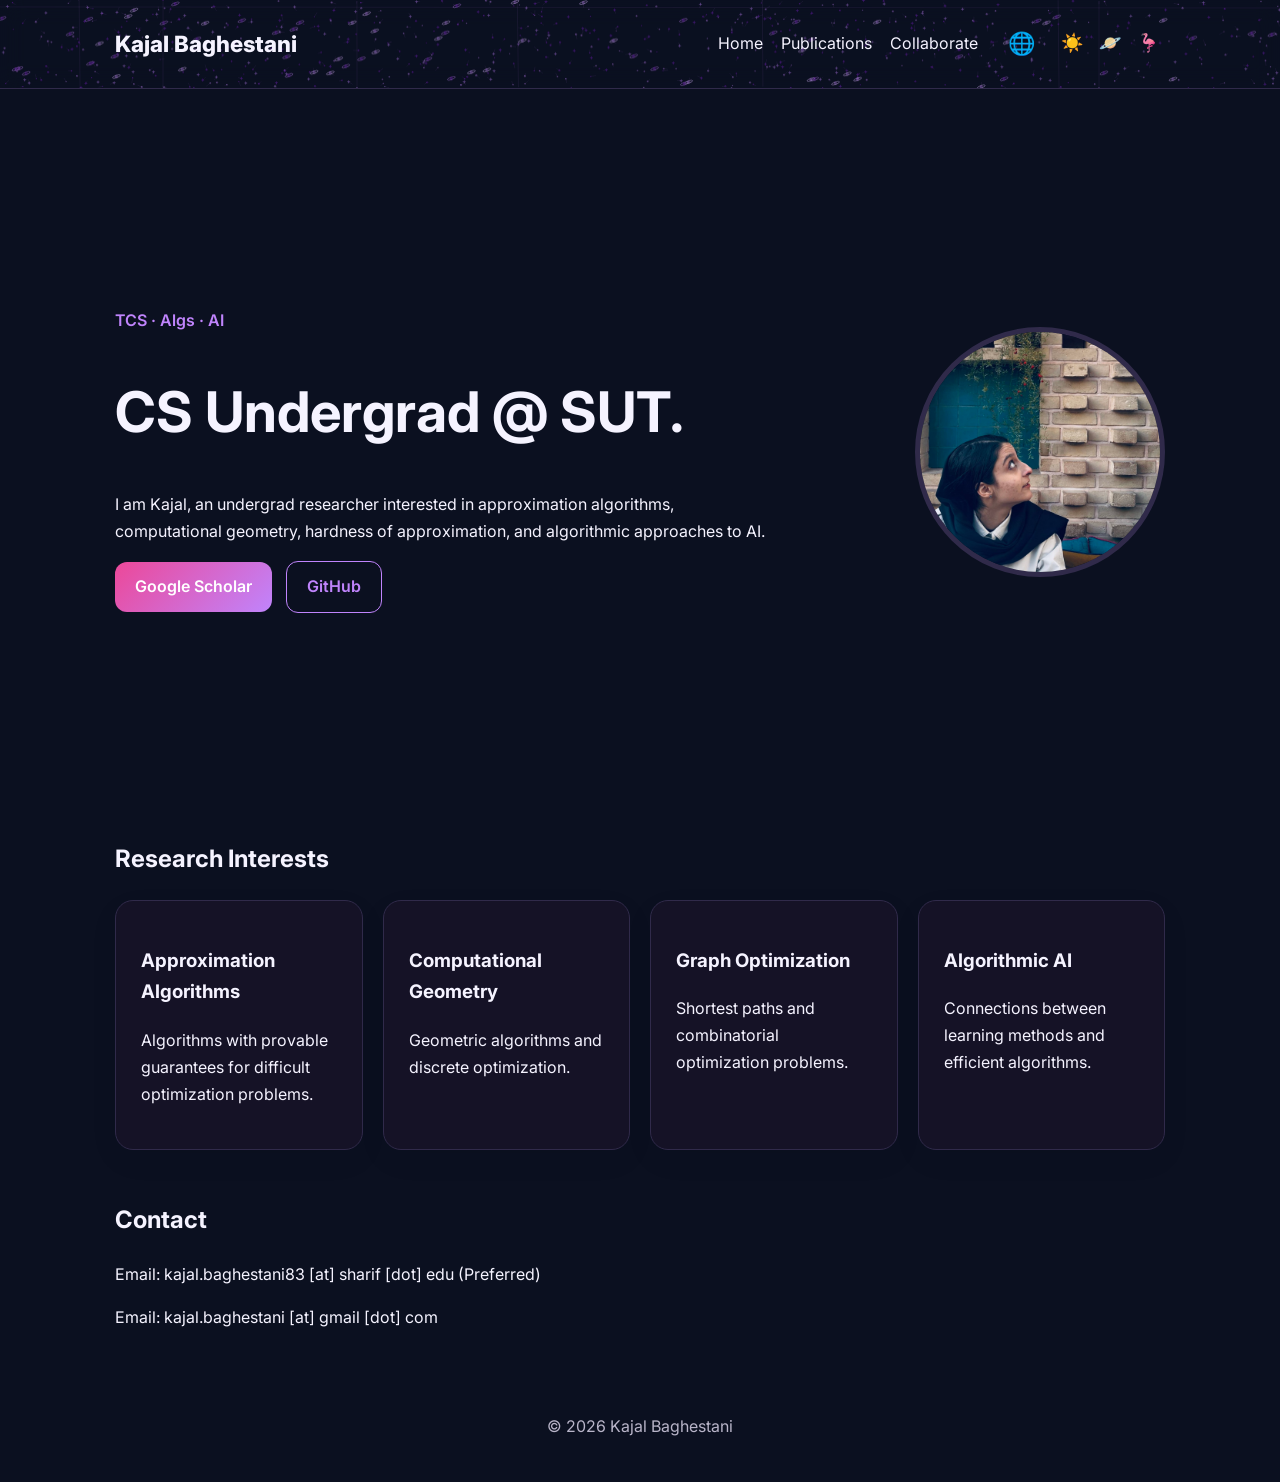
<file: index.html>
<!DOCTYPE html>
<html lang="en">
<head>
<meta charset="UTF-8">
<meta name="viewport" content="width=device-width, initial-scale=1.0">
<title>Kajal Baghestani | Research</title>
<link rel="stylesheet" href="css/style.css">
</head>
<body>

<div id="site-header"></div>

<main class="container">

<section class="hero">
<div class="hero-text">
<p class="tag">TCS · Algs · AI</p>
<h1>CS Undergrad @ SUT.</h1>

<p>
I am Kajal, an undergrad researcher interested in approximation algorithms,
computational geometry, hardness of approximation, and algorithmic approaches to AI.
</p>

<div class="buttons">
<a class="button" href="https://scholar.google.com/citations?user=HoriNywAAAAJ&hl=en" target="_blank"><span class="notranslate" translate="no">Google Scholar</span></a>
<a
  class="button secondary"
  href="https://github.com/KB-83"
  target="_blank"
  rel="noopener noreferrer"
>
  <span class="notranslate" translate="no">GitHub</span>
</a>
</div>

</div>

<img class="profile" src="images/profile.jpg" alt="Kajal Baghestani">
</section>

<section>
<h2>Research Interests</h2>
<div class="grid">
<div class="card"><h3>Approximation Algorithms</h3><p>Algorithms with provable guarantees for difficult optimization problems.</p></div>
<div class="card"><h3>Computational Geometry</h3><p>Geometric algorithms and discrete optimization.</p></div>
<div class="card"><h3>Graph Optimization</h3><p>Shortest paths and combinatorial optimization problems.</p></div>
<div class="card"><h3>Algorithmic AI</h3><p>Connections between learning methods and efficient algorithms.</p></div>
</div>
</section>



<section class="contact">
<h2>Contact</h2>
<p>Email: kajal.baghestani83 [at] sharif [dot] edu (Preferred)</p>
<p>Email: kajal.baghestani [at] gmail [dot] com</p>
</section>

</main>

<div id="site-footer"></div>


<script src="js/script.js"></script>
<script src="js/components.js"></script>
<div id="google_translate_element" style="display:none"></div>
<script src="https://translate.google.com/translate_a/element.js?cb=googleTranslateElementInit"></script>
</body>
</html>
</file>
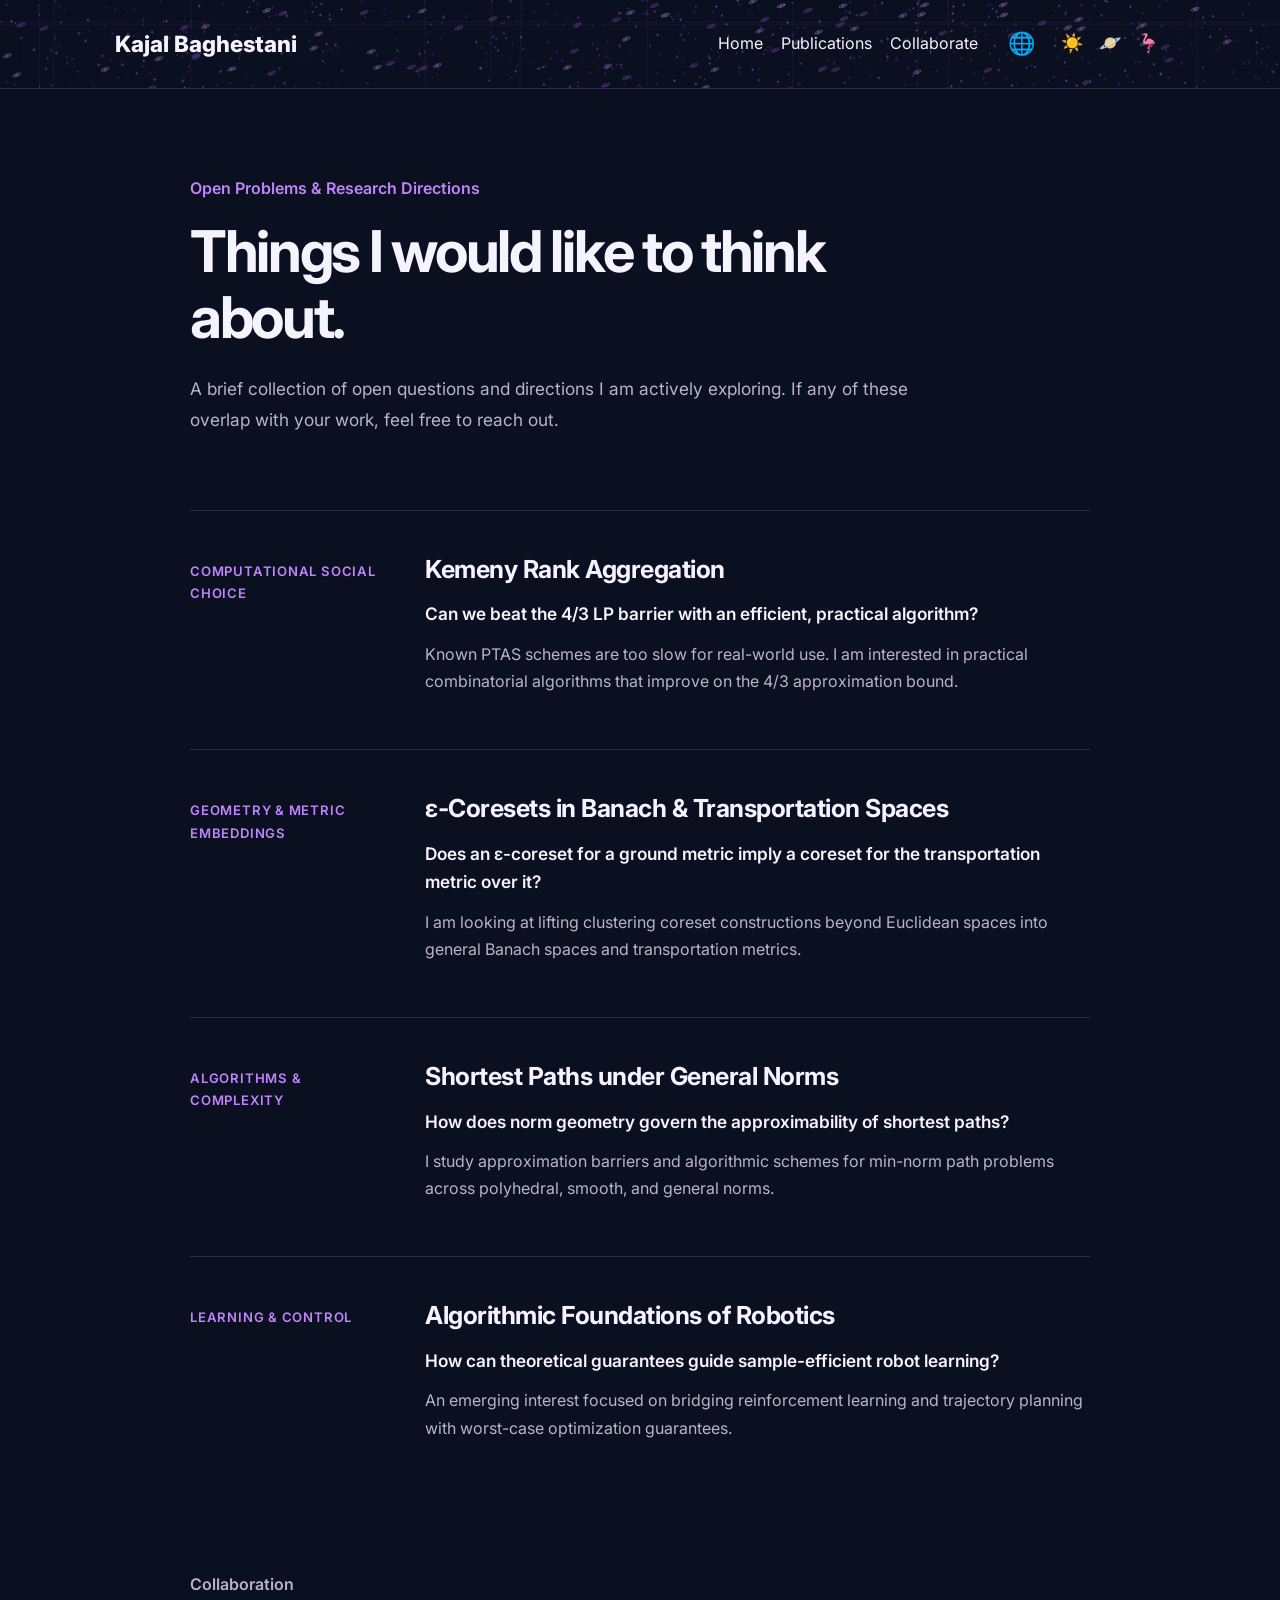
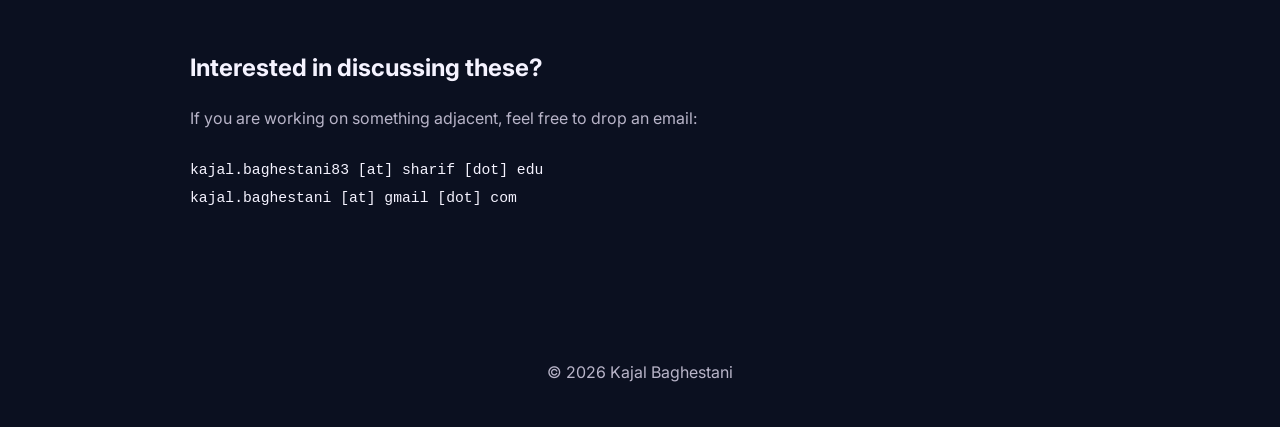
<file: collaborate.html>
<!DOCTYPE html>
<html lang="en">

<head>
    <meta charset="UTF-8">
    <meta name="viewport" content="width=device-width, initial-scale=1.0">
    <title>Collaborate | Kajal Baghestani</title>
    <link rel="stylesheet" href="css/style.css">
</head>

<body>

    <!-- Shared Header -->
    <div id="site-header"></div>

    <main class="container collaborate-page">

        <!-- Intro -->
        <section class="collab-header">
            <p class="tag">Open Problems & Research Directions</p>
            <h1>Things I would like to think about.</h1>
            <p class="collab-intro">
                A brief collection of open questions and directions I am actively exploring. 
                If any of these overlap with your work, feel free to reach out.
            </p>
        </section>

        <!-- Kemeny Rank Aggregation -->
        <section class="research-direction">
            <div class="direction-meta">Computational Social Choice</div>
            <div class="direction-body">
                <h2 class="notranslate" translate="no">Kemeny Rank Aggregation</h2>
                <p class="direction-question">
                    Can we beat the <span class="notranslate" translate="no">4/3</span> LP barrier with an efficient, practical algorithm?
                </p>
                <p>
                    Known PTAS schemes are too slow for real-world use. I am interested in practical combinatorial algorithms that improve on the <span class="notranslate" translate="no">4/3</span> approximation bound.
                </p>
            </div>
        </section>

        <!-- Coresets -->
        <section class="research-direction">
            <div class="direction-meta">Geometry & Metric Embeddings</div>
            <div class="direction-body">
                <h2>
                    <span class="notranslate" translate="no">ε-Coresets</span> in Banach & Transportation Spaces
                </h2>
                <p class="direction-question">
                    Does an <span class="notranslate" translate="no">ε-coreset</span> for a ground metric imply a coreset for the transportation metric over it?
                </p>
                <p>
                    I am looking at lifting clustering coreset constructions beyond Euclidean spaces into general Banach spaces and transportation metrics.
                </p>
            </div>
        </section>

        <!-- Shortest Paths -->
        <section class="research-direction">
            <div class="direction-meta">Algorithms & Complexity</div>
            <div class="direction-body">
                <h2>Shortest Paths under General Norms</h2>
                <p class="direction-question">
                    How does norm geometry govern the approximability of shortest paths?
                </p>
                <p>
                    I study approximation barriers and algorithmic schemes for min-norm path problems across polyhedral, smooth, and general norms.
                </p>
            </div>
        </section>

        <!-- Robotics -->
        <section class="research-direction">
            <div class="direction-meta">Learning & Control</div>
            <div class="direction-body">
                <h2>Algorithmic Foundations of Robotics</h2>
                <p class="direction-question">
                    How can theoretical guarantees guide sample-efficient robot learning?
                </p>
                <p>
                    An emerging interest focused on bridging reinforcement learning and trajectory planning with worst-case optimization guarantees.
                </p>
            </div>
        </section>

        <!-- Contact -->
        <section class="collab-end">
            <p class="tag">Collaboration</p>
            <h2>Interested in discussing these?</h2>
            <p>
                If you are working on something adjacent, feel free to drop an email:
            </p>
            <p class="contact-lines">
                kajal.baghestani83 [at] sharif [dot] edu
                <br>
                kajal.baghestani [at] gmail [dot] com
            </p>
        </section>

    </main>

    <!-- Shared Footer -->
    <div id="site-footer"></div>

    <!-- Hidden Google Translate element -->
    <div id="google_translate_element" style="display:none;"></div>

    <!-- Website scripts -->
    <script src="js/script.js"></script>
    <script src="js/components.js"></script>

    <!-- Google Translate -->
    <script src="//translate.google.com/translate_a/element.js?cb=googleTranslateElementInit"></script>

</body>
</html>
</file>
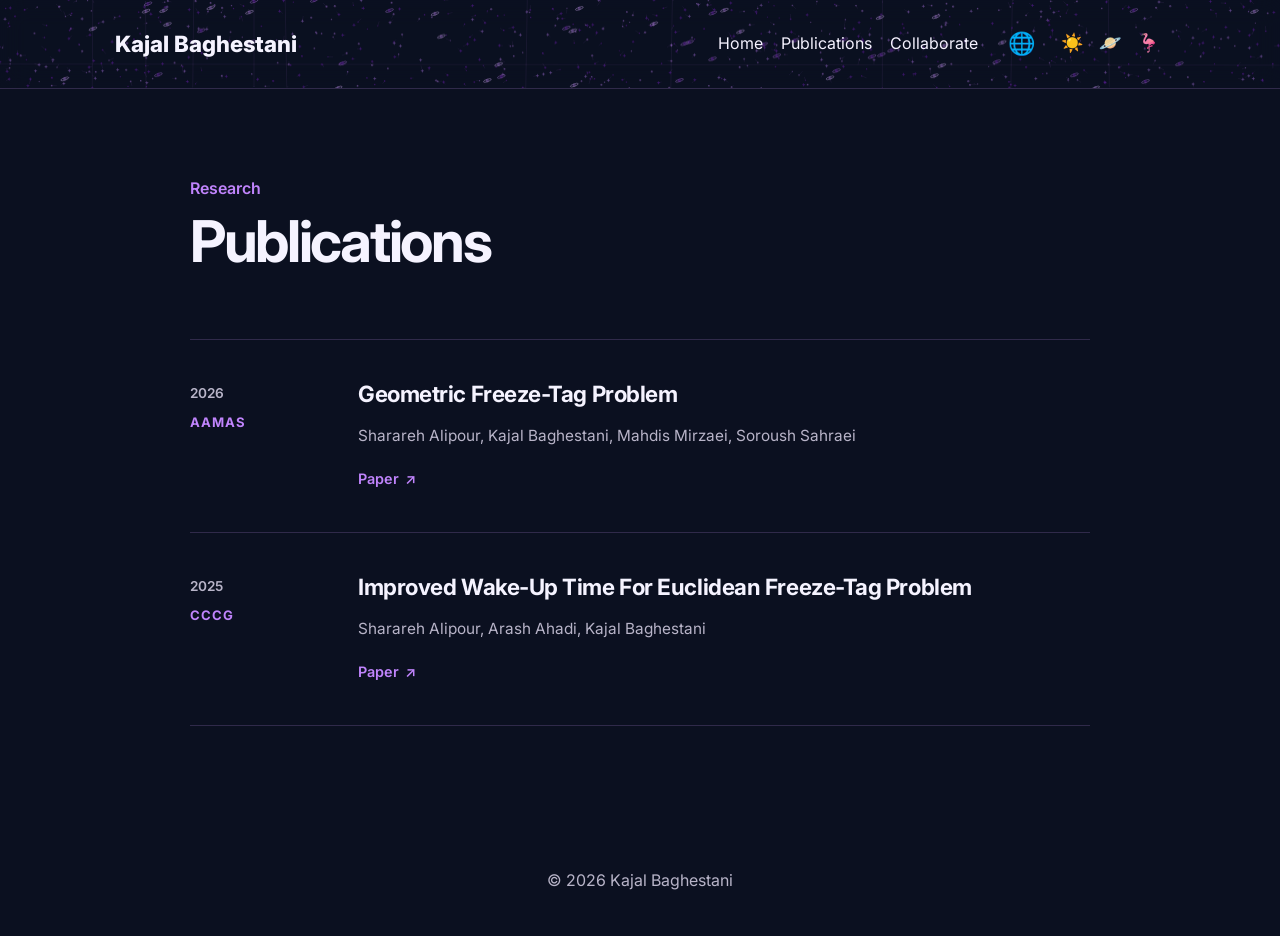
<file: publications.html>
<!DOCTYPE html>
<html lang="en">

<head>

    <meta charset="UTF-8">

    <meta name="viewport"
          content="width=device-width, initial-scale=1.0">

    <title>Publications | Kajal Baghestani</title>

    <link rel="stylesheet"
          href="css/style.css">

</head>


<body>


<div id="site-header"></div>



<main class="container publications-page">


    <!-- Page Header -->

    <section class="publications-header">

        <p class="tag">
            Research
        </p>

        <h1>
            Publications
        </h1>

    </section>



    <!-- Publication List -->

    <section class="publication-list">


        <!-- AAMAS 2025 -->

        <article class="publication-entry">


            <div class="publication-meta">

                <span class="publication-year">
                    2026
                </span>

                <span class="publication-venue notranslate"
                      translate="no">
                    AAMAS
                </span>

            </div>



            <div class="publication-content">


                <h2 class="publication-title notranslate"
                    translate="no">

                    Geometric Freeze-Tag Problem

                </h2>


                <p class="publication-authors">

                    Sharareh Alipour,
                    Kajal Baghestani,
                    Mahdis Mirzaei,
                    Soroush Sahraei

                </p>


                <div class="publication-links">

                    <a
                        class="publication-link"
                        href="https://link.springer.com/article/10.1007/s10458-026-09738-8"
                        target="_blank"
                        rel="noopener noreferrer"
                    >

                        <span class="notranslate"
                              translate="no">

                            Paper

                        </span>

                        <span aria-hidden="true">
                            ↗
                        </span>

                    </a>

                </div>


            </div>


        </article>
        



        <!-- CCCG 2025 -->

        <article class="publication-entry">


            <div class="publication-meta">

                <span class="publication-year">
                    2025
                </span>

                <span class="publication-venue notranslate"
                      translate="no">
                    CCCG
                </span>

            </div>



            <div class="publication-content">


                <h2 class="publication-title notranslate"
                    translate="no">

                    Improved Wake-Up Time For Euclidean Freeze-Tag Problem

                </h2>


                <p class="publication-authors">

                    Sharareh Alipour,
                    Arash Ahadi,
                    Kajal Baghestani

                </p>


                <div class="publication-links">

                    <a
                        class="publication-link"
                        href="https://cccg-wads-2025.eecs.yorku.ca/cccg-papers/7A4.pdf"
                        target="_blank"
                        rel="noopener noreferrer"
                    >

                        <span class="notranslate"
                              translate="no">

                            Paper

                        </span>

                        <span aria-hidden="true">
                            ↗
                        </span>

                    </a>

                </div>


            </div>


        </article>


    </section>


</main>



<div id="site-footer"></div>



<script src="js/script.js"></script>

<script src="js/components.js"></script>



<div id="google_translate_element"
     style="display:none">
</div>


<script src="https://translate.google.com/translate_a/element.js?cb=googleTranslateElementInit">
</script>


</body>

</html>
</file>
<file: css/style.css>
@import url('https://fonts.googleapis.com/css2?family=Inter:wght@400;600;800&display=swap');
:root{

/* Default: Dark Purple Academic Theme */

--bg:#0b1020;
--text:#f5f3ff;
--muted:#b8b4c8;
--card:#151226;
--border:#302a4a;
--accent:#a78bfa;
--header:rgba(11,16,32,.88);

}


/* Optional explicit dark theme */

body.dark{

--bg:#0b1020;
--text:#f5f3ff;
--muted:#b8b4c8;
--card:#151226;
--border:#302a4a;
--accent:#c084fc;
--header:rgba(11,16,32,.88);

}



/* Optional light theme */

body.light{

--bg:#ffffff;
--text:#172033;
--muted:#5b6475;
--card:#ffffff;
--border:#e4e7ec;
--accent:#7c3aed;
--header:rgba(255,255,255,.88);

}



/* Purple academic theme */

/* Unicorn Pink Theme */

body.blue{

--bg:#fff1f8;

--text:#3b1830;

--muted:#8b5c78;

--card:#ffffff;

--border:#f3c6df;

--accent:#ec4899;

--header:rgba(255,241,248,.9);

}


*{box-sizing:border-box}

body{
margin:0;
font-family:Inter,Arial,sans-serif;
background:var(--bg);
color:var(--text);
line-height:1.7;
transition:.3s;
}

.container{
max-width:1100px;
margin:auto;
padding:25px;
}

header{
position:sticky;
top:0;
z-index:10;
backdrop-filter:blur(10px);
background:var(--header);
border-bottom:1px solid var(--border);
}

.nav{
display:flex;
align-items:center;
gap:25px;
}

.brand{
font-size:1.4rem;
font-weight:800;
color:var(--text);
text-decoration:none;
white-space:nowrap;
}

nav{
display:flex;
gap:18px;
margin-left:auto;
}

nav a{
color:var(--text);
text-decoration:none;
}

nav a:hover{
color:var(--accent);
}

.theme-buttons button{
border:0;
background:none;
cursor:pointer;
font-size:18px;
}

.hero{
min-height:75vh;
display:flex;
align-items:center;
justify-content:space-between;
gap:50px;
}

.tag{
color:var(--accent);
font-weight:600;
}

h1{
font-size:clamp(2rem,5vw,3.5rem);
line-height:1.15;
}

h2{
margin-top:50px;
}

.hero-text{
max-width:650px;
}

.profile{
width:250px;
height:250px;
border-radius:50%;
object-fit:cover;
border:5px solid var(--border);
}

.button{

display:inline-block;

background:linear-gradient(
135deg,
#ec4899,
#c084fc
);

color:white;

padding:11px 20px;

border-radius:12px;

text-decoration:none;

margin-right:10px;

font-weight:600;

transition:.25s;

}


.button:hover{

transform:translateY(-3px);

box-shadow:
0 10px 25px rgba(236,72,153,.35);

}




.button.secondary{
background:transparent;
color:var(--accent);
border:1px solid var(--accent);
}

.grid{
display:grid;
grid-template-columns:repeat(auto-fit,minmax(240px,1fr));
gap:20px;
}

.card {
  background: var(--card);
  border: 1px solid var(--border);
  border-radius: 18px;
  padding: 25px;
  box-shadow: 0 10px 30px rgba(0, 0, 0, 0.05);
  position: relative;
  overflow: hidden;
  transition: transform 0.15s ease-out, border-color 0.25s ease;
  transform-style: preserve-3d;
}

.card::before {
  content: "";
  position: absolute;
  inset: 0;
  background: radial-gradient(
    circle 150px at var(--mouse-x, 50%) var(--mouse-y, 50%),
    rgba(255, 255, 255, 0.1),
    transparent 80%
  );
  opacity: 0;
  transition: opacity 0.3s ease;
  pointer-events: none;
}

.card:hover::before {
  opacity: 1;
}

footer{
text-align:center;
padding:40px;
color:var(--muted);
}

@media(max-width:850px){
.nav{flex-wrap:wrap}
nav{order:3;width:100%;justify-content:center;margin-left:0}
.hero{flex-direction:column-reverse;text-align:center}
}


.right-controls{
display:flex;
align-items:center;
gap:15px;
}

.language-menu{
position:relative;
}

.language-button{
background:transparent;
border:none;
cursor:pointer;
font-size:22px;
padding:5px;
}

.language-dropdown{
display:none;
position:absolute;
right:0;
top:35px;
background:var(--card);
border:1px solid var(--border);
border-radius:10px;
padding:8px;
min-width:150px;
z-index:200;
box-shadow:0 5px 20px rgba(0,0,0,.2);
}

.language-dropdown.show{
display:block;
}

.language-dropdown a{
display:block;
padding:8px 10px;
cursor:pointer;
text-decoration:none;
color:var(--text);
}

.language-dropdown a:hover{
background:var(--border);
border-radius:6px;
}

/* Keep academic names, titles and technical terms unchanged by translation */
.notranslate, [translate="no"] {
    unicode-bidi: isolate;
}

/* ========================================
   Collaboration page
   Minimal academic / editorial style
======================================== */

.collaborate-page{
    max-width:950px;
    padding-top:70px;
    padding-bottom:90px;
}


.collab-header{
    max-width:760px;
    margin-bottom:75px;
}


.collab-header h1{
    margin:10px 0 22px;
    font-size:clamp(2.2rem,5vw,3.6rem);
    letter-spacing:-0.04em;
}


.collab-intro{
    color:var(--muted);
    font-size:1.08rem;
    line-height:1.8;
    max-width:720px;
}


/* Individual research direction */

.research-direction{
    display:grid;

    grid-template-columns:
        minmax(145px, 190px)
        1fr;

    gap:45px;

    padding:42px 0;

    border-top:
        1px solid var(--border);
}


.research-direction:last-of-type{
    border-bottom:
        1px solid var(--border);
}


.direction-meta{
    color:var(--accent);

    font-size:.82rem;
    font-weight:600;

    letter-spacing:.06em;
    text-transform:uppercase;

    padding-top:7px;
}


.direction-body{
    max-width:680px;
}


.direction-body h2{
    margin:0 0 14px;

    font-size:1.55rem;

    line-height:1.35;

    letter-spacing:-0.02em;
}


.direction-body p{
    margin:12px 0;

    color:var(--muted);
}


.direction-question{
    color:var(--text) !important;

    font-size:1.08rem;

    font-weight:600;

    line-height:1.65;
}


/* Subtle accent on hover */

.research-direction{
    transition:
        padding-left .25s ease,
        border-color .25s ease;
}


.research-direction:hover{
    padding-left:12px;

    border-color:var(--accent);
}


/* Final collaboration section */

.collab-end{
    max-width:680px;

    margin-top:75px;
}


.collab-end h2{
    margin-bottom:15px;
}


.collab-end p{
    color:var(--muted);
}


.contact-lines{
    margin-top:25px !important;

    color:var(--text) !important;

    font-family:
        ui-monospace,
        SFMono-Regular,
        Menlo,
        Monaco,
        Consolas,
        monospace;

    font-size:.92rem;

    line-height:1.9;
}


/* Mobile */

@media(max-width:700px){

    .collaborate-page{
        padding-top:45px;
    }

    .research-direction{
        grid-template-columns:1fr;

        gap:12px;

        padding:32px 0;
    }

    .research-direction:hover{
        padding-left:0;
    }

    .direction-meta{
        padding-top:0;
    }

}
/* ========================================
   Publications
======================================== */

.publications-page{
    max-width:950px;
    padding-top:70px;
    padding-bottom:100px;
}


/* Page title */

.publications-header{
    margin-bottom:65px;
}

.publications-header .tag{
    margin-bottom:6px;
}

.publications-header h1{
    margin:0;

    font-size:clamp(2.3rem,5vw,3.6rem);

    letter-spacing:-0.04em;
}


/* Publication list */

.publication-list{
    border-top:1px solid var(--border);
}


.publication-entry {
  display: grid;
  grid-template-columns: 130px minmax(0, 1fr);
  gap: 38px;
  padding: 38px 0;
  border-bottom: 1px solid var(--border);
  position: relative;
  transition: padding-left 0.25s ease;
}

.publication-entry::after {
  content: "";
  position: absolute;
  bottom: -1px;
  left: 0;
  width: 100%;
  height: 2px;
  background: linear-gradient(90deg, var(--accent), #ec4899, transparent);
  transform: scaleX(0);
  transform-origin: left;
  transition: transform 0.4s cubic-bezier(0.16, 1, 0.3, 1);
}

.publication-entry:hover {
  padding-left: 10px;
}

.publication-entry:hover::after {
  transform: scaleX(1);
}


/* Year + venue */

.publication-meta{
    display:flex;
    flex-direction:column;

    gap:5px;

    padding-top:4px;
}


.publication-year{
    color:var(--muted);

    font-size:.85rem;
    font-weight:600;
}


.publication-venue{
    color:var(--accent);

    font-size:.82rem;
    font-weight:700;

    letter-spacing:.07em;
}


/* Main publication information */

.publication-content{
    max-width:700px;
}


.publication-title{
    margin:0 0 13px;

    font-size:1.4rem;

    line-height:1.4;

    letter-spacing:-0.02em;
}


.publication-authors{
    margin:0;

    color:var(--muted);

    font-size:.96rem;

    line-height:1.7;
}


/* Paper links */

.publication-links{
    display:flex;

    gap:15px;

    margin-top:18px;
}


.publication-link{
    display:inline-flex;

    align-items:center;

    gap:6px;

    color:var(--accent);

    font-size:.9rem;

    font-weight:600;

    text-decoration:none;

    padding-bottom:2px;

    border-bottom:
        1px solid transparent;

    transition:
        border-color .2s ease,
        gap .2s ease;
}


.publication-link:hover{
    border-bottom-color:var(--accent);

    gap:9px;
}


/* Mobile */

@media(max-width:700px){

    .publications-page{
        padding-top:45px;
    }


    .publications-header{
        margin-bottom:45px;
    }


    .publication-entry {
    display: grid;
    grid-template-columns: 130px minmax(0, 1fr);
    gap: 38px;
    padding: 38px 0;
    border-bottom: 1px solid var(--border);
    position: relative;
    transition: padding-left 0.25s ease;
    }

    .publication-entry::after {
    content: "";
    position: absolute;
    bottom: -1px;
    left: 0;
    width: 100%;
    height: 2px;
    background: linear-gradient(90deg, var(--accent), #ec4899, transparent);
    transform: scaleX(0);
    transform-origin: left;
    transition: transform 0.4s cubic-bezier(0.16, 1, 0.3, 1);
    }

    .publication-entry:hover {
    padding-left: 10px;
    }

    .publication-entry:hover::after {
    transform: scaleX(1);
    }


    .publication-meta{
        flex-direction:row;

        align-items:center;

        gap:12px;
    }


    .publication-title{
        font-size:1.25rem;
    }

}
.hero {
  position: relative;
  overflow: hidden;
}


.hero-text,
.profile {
  position: relative;
  z-index: 1;
}


header {
  position: sticky;
  top: 0;
  z-index: 10;
  backdrop-filter: blur(12px);
  background: var(--header);
  border-bottom: 1px solid var(--border);
}

#header-canvas {
  position: absolute;
  top: 0;
  left: 0;
  width: 100%;
  height: 100%;
  pointer-events: none; /* Clicks pass straight through to nav buttons */
  z-index: 0;
}

.nav {
  position: relative;
  z-index: 1; /* Sits cleanly above the animated particles */
}
/* ========================================
   Clean Google Translate (Hide Banner & Popups)
======================================== */

/* 1. Prevent the page from jumping down */
body {
  top: 0px !important;
  position: static !important;
}

/* 2. Hide Google Translate top banner iframe */
.goog-te-banner-frame,
iframe.goog-te-banner-frame,
iframe.skiptranslate,
.VIpgJd-ZVi9I-OR9Gae-sztScan {
  display: none !important;
  visibility: hidden !important;
}

/* 3. Hide the hover tooltip balloon ("Original text: ...") */
#goog-gt-tt,
.goog-te-balloon-frame,
.goog-tooltip,
.goog-tooltip:hover {
  display: none !important;
  visibility: hidden !important;
}

/* 4. Remove the faint underline/highlight on translated text */
.goog-text-highlight {
  background-color: transparent !important;
  border: none !important;
  box-shadow: none !important;
}
</file>
